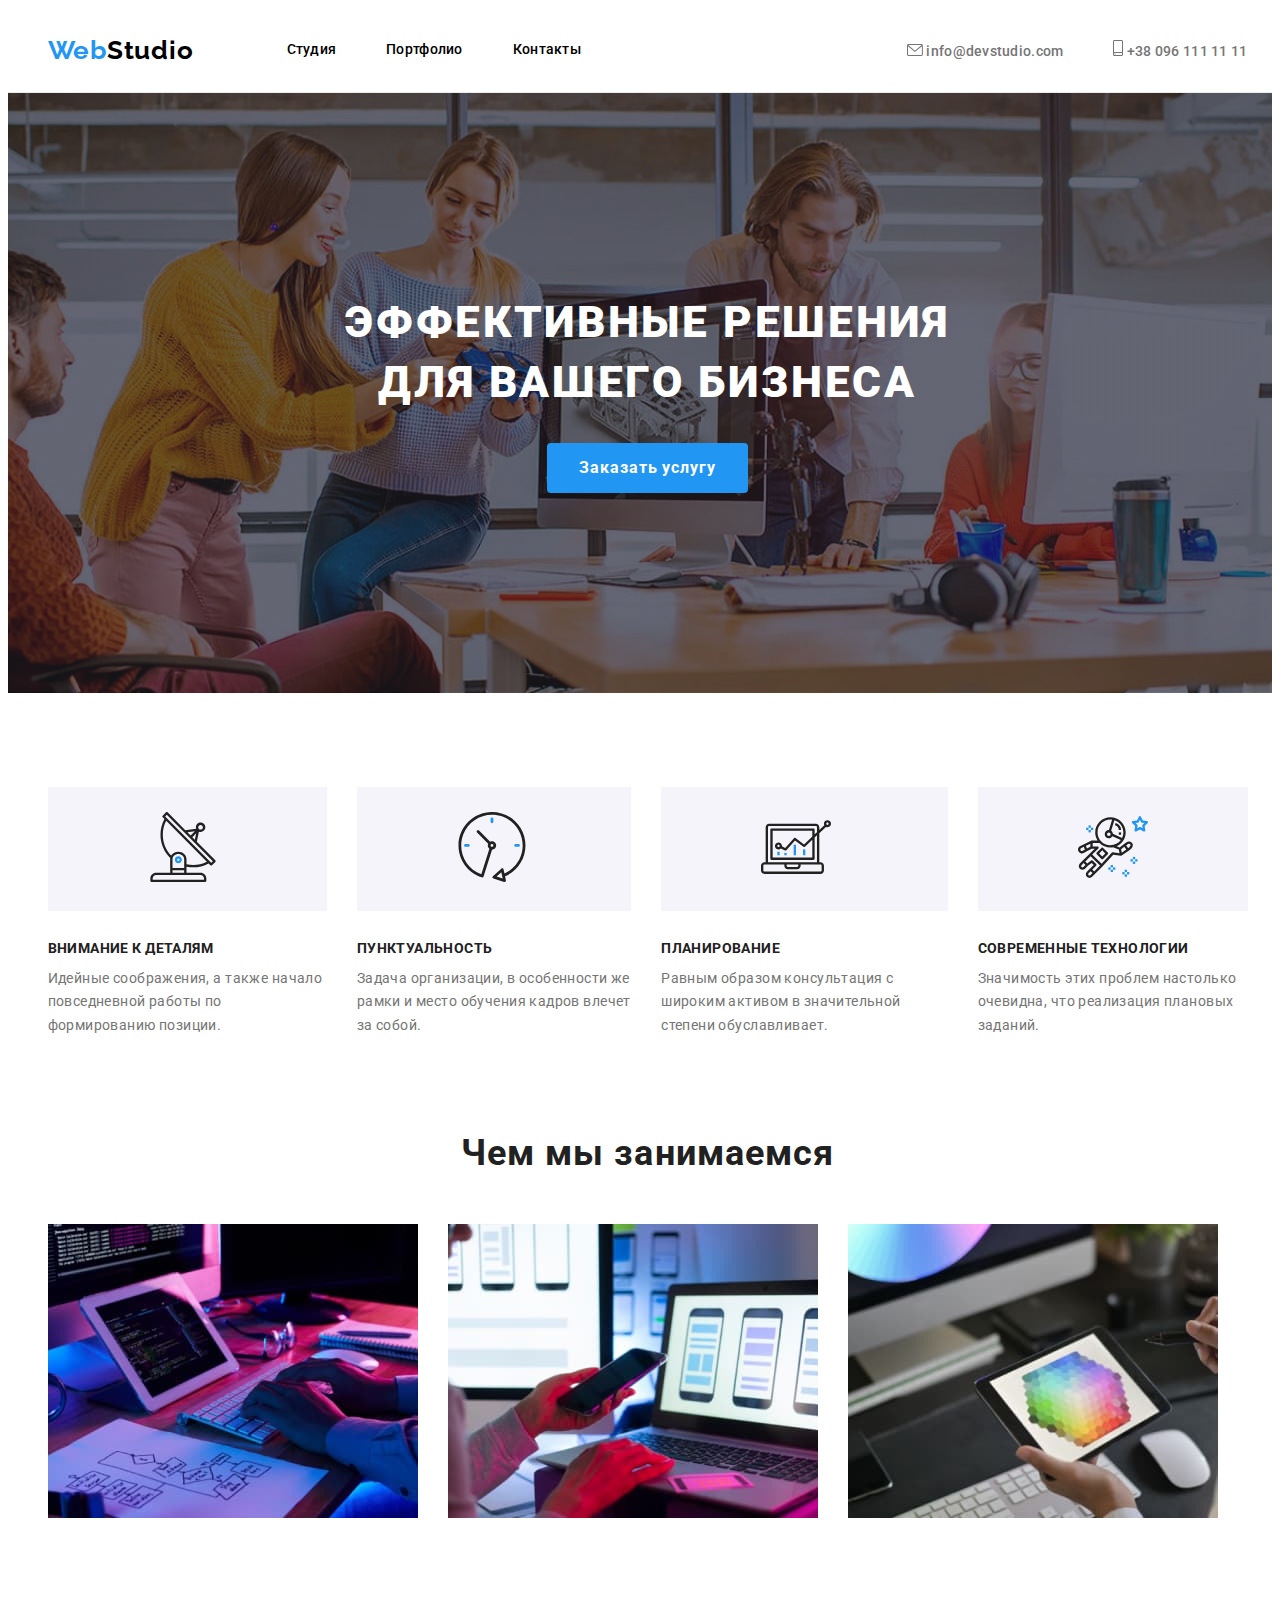
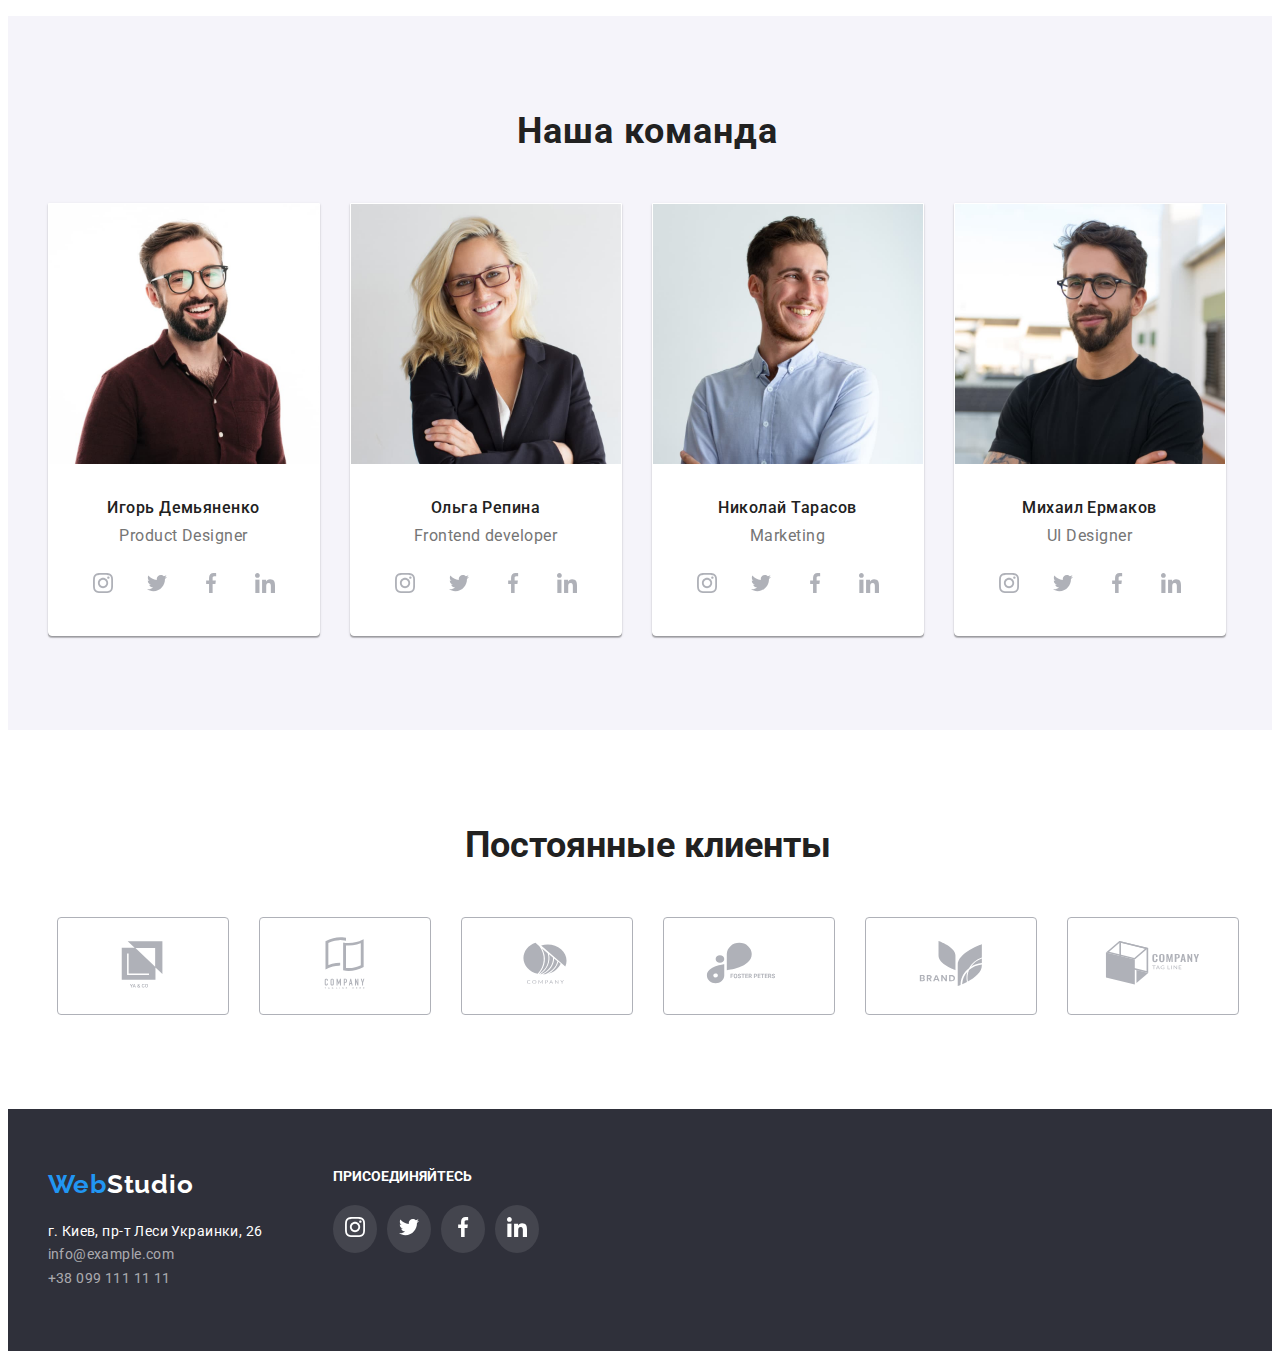
<file: index.html>
<!DOCTYPE html>
<html lang="ru">
  <head>
    <meta charset="UTF-8" />
    <meta http-equiv="X-UA-Compatible" content="IE=edge" />
    <meta name="viewport" content="width=device-width, initial-scale=1.0" />
    <link
      rel="stylesheet"
      href="https://cdnjs.cloudflare.com/ajax/libs/modern-normalize/1.1.0/modern-normalize.min.css"
      integrity="sha512-wpPYUAdjBVSE4KJnH1VR1HeZfpl1ub8YT/NKx4PuQ5NmX2tKuGu6U/JRp5y+Y8XG2tV+wKQpNHVUX03MfMFn9Q=="
      crossorigin="anonymous"
      referrerpolicy="no-referrer"
    />
    <link rel="stylesheet" href="./css/styles.css" />
    <link rel="preconnect" href="https://fonts.googleapis.com" />
    <link rel="preconnect" href="https://fonts.gstatic.com" crossorigin />
    <link
      href="https://fonts.googleapis.com/css2?family=Raleway:wght@700&family=Roboto:wght@400;500;700;900&display=swap"
      rel="stylesheet"
    />
    <title>Студия</title>
  </head>
  <body>
    <!-- Header -->
    <header class="header-section">
      <div class="container header-container">
        <nav class="site-nav">
          <a href="./index.html" lang="en" class="logo logo-link logo-header"
            ><span class="logo-web">Web</span>Studio</a
          >
          <ul class="nav-list">
            <li class="item">
              <a href="./index.html" class="link header-link">Студия</a>
            </li>
            <li class="item">
              <a href="./portfolio.html" class="link header-link">Портфолио</a>
            </li>
            <li class="item">
              <a href="" class="link header-link">Контакты</a>
            </li>
          </ul>
        </nav>
        <ul class="contact-list">
          <li class="item">
            <a href="mailto:info@devstudio.com" class="link header-contacts"
              ><svg class="contacts-icon" width="16px" height="12px">
                <use href="./images/icons.svg#icon-envelope"></use>
              </svg>
              info@devstudio.com</a
            >
          </li>
          <li class="item">
            <a href="tel:+380961111111" class="link header-contacts"
              ><svg class="contacts-icon" width="10px" height="16px">
                <use href="./images/icons.svg#icon-smartphone"></use>
              </svg>
              +38 096 111 11 11</a
            >
          </li>
        </ul>
      </div>
    </header>
    <main>
      <!-- Hero -->
      <section class="hero-section section">
        <div class="container hero-container">
          <h1 class="hero-title">
            Эффективные решения <br />
            для вашего бизнеса
          </h1>
          <button type="button" class="main-btn">Заказать услугу</button>
        </div>
      </section>

      <!-- Advantages -->
      <section class="section">
        <div class="container advantages-container">
          <h2 hidden>Преимущества</h2>
          <ul class="list about-list">
            <li class="item">
              <div class="item-background">
                <svg class="item-icon" width="70px" height="70px">
                  <use href="./images/icons.svg#icon-antenna"></use>
                </svg>
              </div>
              <h3 class="advantages-title">Внимание к деталям</h3>
              <p class="advantages-text">
                Идейные соображения, а также начало повседневной работы по
                формированию позиции.
              </p>
            </li>
            <li class="item">
              <div class="item-background">
                <svg class="item-icon" width="70px" height="70px">
                  <use href="./images/icons.svg#icon-clock"></use>
                </svg>
              </div>
              <h3 class="advantages-title">Пунктуальность</h3>
              <p class="advantages-text">
                Задача организации, в особенности же рамки и место обучения
                кадров влечет за собой.
              </p>
            </li>
            <li class="item">
              <div class="item-background">
                <svg class="item-icon" width="70px" height="70px">
                  <use href="./images/icons.svg#icon-diagram"></use>
                </svg>
              </div>
              <h3 class="advantages-title">Планирование</h3>
              <p class="advantages-text">
                Равным образом консультация с широким активом в значительной
                степени обуславливает.
              </p>
            </li>
            <li class="item">
              <div class="item-background">
                <svg class="item-icon" width="70px" height="70px">
                  <use href="./images/icons.svg#icon-astronaut"></use>
                </svg>
              </div>
              <h3 class="advantages-title">Современные технологии</h3>
              <p class="advantages-text">
                Значимость этих проблем настолько очевидна, что реализация
                плановых заданий.
              </p>
            </li>
          </ul>
        </div>
      </section>

      <!-- Examples -->
      <section class="section examples-section">
        <div class="container">
          <h2 class="examples-title">Чем мы занимаемся</h2>
          <ul class="list examples-list">
            <li class="item">
              <img
                src="./images/box1.jpg"
                alt="Набор текста на планшете"
                width="370"
              />
            </li>
            <li class="item">
              <img
                src="./images/box2.jpg"
                alt="Человек использует ноутбук и мобильный телефон"
                width="370"
              />
            </li>
            <li class="item">
              <img
                src="./images/box3.jpg"
                alt="Человек держит планшет, на котором открыта палитра цветов"
                width="370"
              />
            </li>
          </ul>
        </div>
      </section>

      <!-- Our team -->
      <section class="team-section section">
        <div class="container team-container">
          <h2 class="team-title">Наша команда</h2>
          <ul class="list team-list">
            <li class="item">
              <img
                class="team-img"
                src="./images/img1.jpg"
                alt="Игорь Демьяненко"
                width="270"
              />
              <div class="item-text">
                <h3 class="team-name">Игорь Демьяненко</h3>
                <p class="team-job">Product Designer</p>
              </div>
              <ul class="list social-net-list">
                <li class="item">
                  <a href="" class="link social-net-link">
                    <svg class="social-net" width="20px" height="20px">
                      <use href="./images/icons.svg#icon-instagram"></use>
                    </svg>
                  </a>
                </li>
                <li class="item">
                  <a href="" class="link social-net-link">
                    <svg class="social-net" width="20px" height="20px">
                      <use href="./images/icons.svg#icon-twitter"></use>
                    </svg>
                  </a>
                </li>
                <li class="item">
                  <a href="" class="link social-net-link">
                    <svg class="social-net" width="20px" height="20px">
                      <use href="./images/icons.svg#icon-facebook"></use>
                    </svg>
                  </a>
                </li>
                <li class="item">
                  <a href="" class="link social-net-link">
                    <svg class="social-net" width="20px" height="20px">
                      <use href="./images/icons.svg#icon-linkedin"></use>
                    </svg>
                  </a>
                </li>
              </ul>
            </li>
            <li class="item">
              <img
                class="team-img"
                src="./images/img2.jpg"
                alt="Ольга Репина"
                width="270"
              />
              <div class="item-text">
                <h3 class="team-name">Ольга Репина</h3>
                <p class="team-job">Frontend developer</p>
              </div>
              <ul class="list social-net-list">
                <li class="item">
                  <a href="" class="link social-net-link">
                    <svg class="social-net" width="20px" height="20px">
                      <use href="./images/icons.svg#icon-instagram"></use>
                    </svg>
                  </a>
                </li>
                <li class="item">
                  <a href="" class="link social-net-link">
                    <svg class="social-net" width="20px" height="20px">
                      <use href="./images/icons.svg#icon-twitter"></use>
                    </svg>
                  </a>
                </li>
                <li class="item">
                  <a href="" class="link social-net-link">
                    <svg class="social-net" width="20px" height="20px">
                      <use href="./images/icons.svg#icon-facebook"></use>
                    </svg>
                  </a>
                </li>
                <li class="item">
                  <a href="" class="link social-net-link">
                    <svg class="social-net" width="20px" height="20px">
                      <use href="./images/icons.svg#icon-linkedin"></use>
                    </svg>
                  </a>
                </li>
              </ul>
            </li>
            <li class="item">
              <img
                class="team-img"
                src="./images/img3.jpg"
                alt="Николай Тарасов"
                width="270"
              />
              <div class="item-text">
                <h3 class="team-name">Николай Тарасов</h3>
                <p class="team-job">Marketing</p>
              </div>
              <ul class="list social-net-list">
                <li class="item">
                  <a href="" class="link social-net-link">
                    <svg class="social-net" width="20px" height="20px">
                      <use href="./images/icons.svg#icon-instagram"></use>
                    </svg>
                  </a>
                </li>
                <li class="item">
                  <a href="" class="link social-net-link">
                    <svg class="social-net" width="20px" height="20px">
                      <use href="./images/icons.svg#icon-twitter"></use>
                    </svg>
                  </a>
                </li>
                <li class="item">
                  <a href="" class="link social-net-link">
                    <svg class="social-net" width="20px" height="20px">
                      <use href="./images/icons.svg#icon-facebook"></use>
                    </svg>
                  </a>
                </li>
                <li class="item">
                  <a href="" class="link social-net-link">
                    <svg class="social-net" width="20px" height="20px">
                      <use href="./images/icons.svg#icon-linkedin"></use>
                    </svg>
                  </a>
                </li>
              </ul>
            </li>
            <li class="item">
              <img
                class="team-img"
                src="./images/img4.jpg"
                alt="Михаил Ермаков"
                width="270"
              />
              <div class="item-text">
                <h3 class="team-name">Михаил Ермаков</h3>
                <p class="team-job">UI Designer</p>
              </div>
              <ul class="list social-net-list">
                <li class="item">
                  <a href="" class="link social-net-link">
                    <svg class="social-net" width="20px" height="20px">
                      <use href="./images/icons.svg#icon-instagram"></use>
                    </svg>
                  </a>
                </li>
                <li class="item">
                  <a href="" class="link social-net-link">
                    <svg class="social-net" width="20px" height="20px">
                      <use href="./images/icons.svg#icon-twitter"></use>
                    </svg>
                  </a>
                </li>
                <li class="item">
                  <a href="" class="link social-net-link">
                    <svg class="social-net" width="20px" height="20px">
                      <use href="./images/icons.svg#icon-facebook"></use>
                    </svg>
                  </a>
                </li>
                <li class="item">
                  <a href="" class="link social-net-link">
                    <svg class="social-net" width="20px" height="20px">
                      <use href="./images/icons.svg#icon-linkedin"></use>
                    </svg>
                  </a>
                </li>
              </ul>
            </li>
          </ul>
        </div>
      </section>
    </main>

    <!-- Our clients -->
    <section class="section clients-section">
      <div class="container">
        <h2 class="clients-title">Постоянные клиенты</h2>
        <ul class="list clients-list">
          <li class="item">
            <svg class="clients-icon" width="106px" height="60px">
              <use href="./images/icons.svg#icon-logo1"></use>
            </svg>
          </li>
          <li class="item">
            <svg class="clients-icon" width="106px" height="60px">
              <use href="./images/icons.svg#icon-logo2"></use>
            </svg>
          </li>
          <li class="item">
            <svg class="clients-icon" width="106px" height="60px">
              <use href="./images/icons.svg#icon-logo3"></use>
            </svg>
          </li>
          <li class="item">
            <svg class="clients-icon" width="106px" height="60px">
              <use href="./images/icons.svg#icon-logo4"></use>
            </svg>
          </li>
          <li class="item">
            <svg class="clients-icon" width="106px" height="60px">
              <use href="./images/icons.svg#icon-logo5"></use>
            </svg>
          </li>
          <li class="item">
            <svg class="clients-icon" width="106px" height="60px">
              <use href="./images/icons.svg#icon-logo6"></use>
            </svg>
          </li>
        </ul>
      </div>
    </section>

    <!-- Footer -->
    <footer class="footer-section">
      <div class="container footer-container">
        <div>
          <a href="./index.html" class="logo link logo-footer"
            ><span class="logo-web">Web</span>Studio</a
          >
          <address>
            <div class="footer-address">г. Киев, пр-т Леси Украинки, 26</div>
            <a href="mailto:info@example.com" class="link footer-contacts"
              >info@example.com</a
            ><br />
            <a href="tel:+380991111111" class="link footer-contacts"
              >+38 099 111 11 11</a
            >
          </address>
        </div>
        <div class="footer-social">
          <p class="social-net-pre-text">Присоединяйтесь</p>
          <ul class="list footer-social-net-list">
            <li class="item">
              <a href="" class="link">
                <svg class="footer-social-net" width="20px" height="20px">
                  <use href="./images/icons.svg#icon-instagram"></use>
                </svg>
              </a>
            </li>
            <li class="item">
              <a href="" class="link">
                <svg class="footer-social-net" width="20px" height="20px">
                  <use href="./images/icons.svg#icon-twitter"></use>
                </svg>
              </a>
            </li>
            <li class="item">
              <a href="" class="link">
                <svg class="footer-social-net" width="20px" height="20px">
                  <use href="./images/icons.svg#icon-facebook"></use>
                </svg>
              </a>
            </li>
            <li class="item">
              <a href="" class="link">
                <svg class="footer-social-net" width="20px" height="20px">
                  <use href="./images/icons.svg#icon-linkedin"></use>
                </svg>
              </a>
            </li>
          </ul>
        </div>
      </div>
    </footer>
  </body>
</html>
</file>
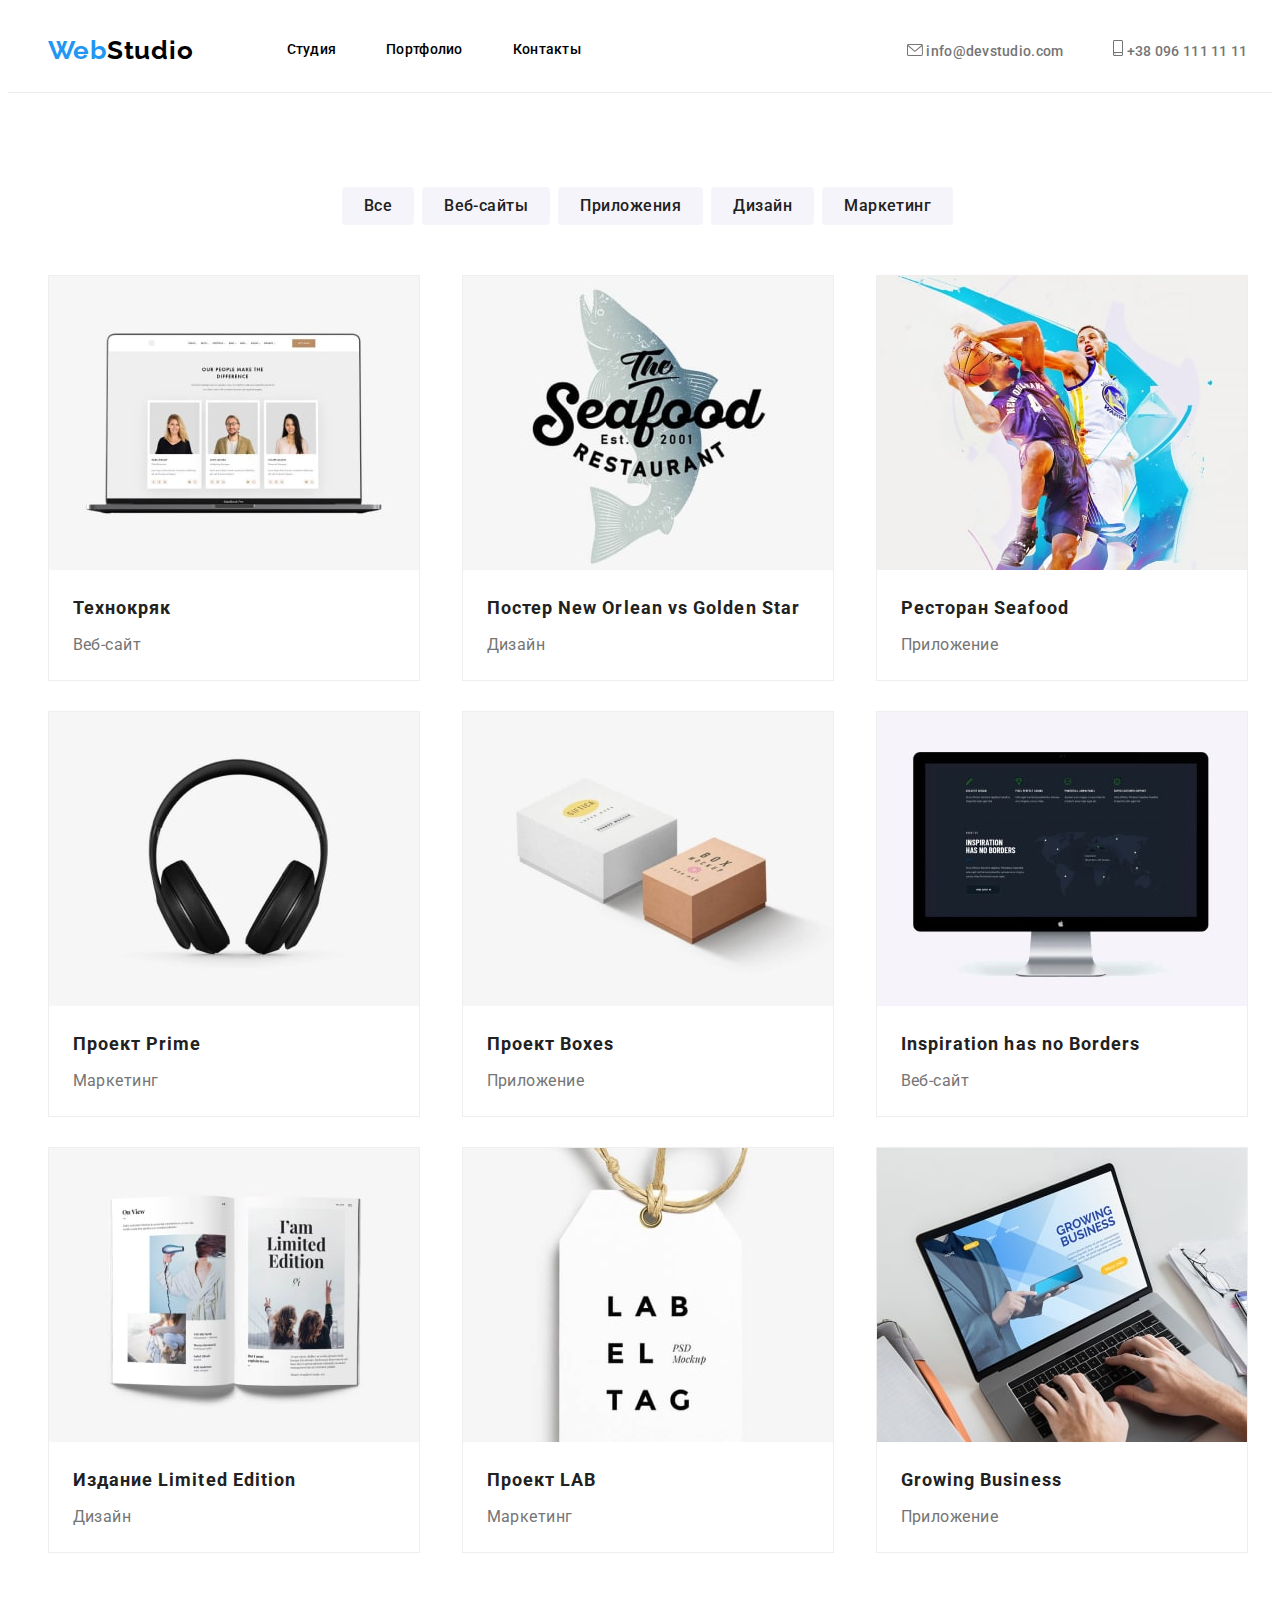
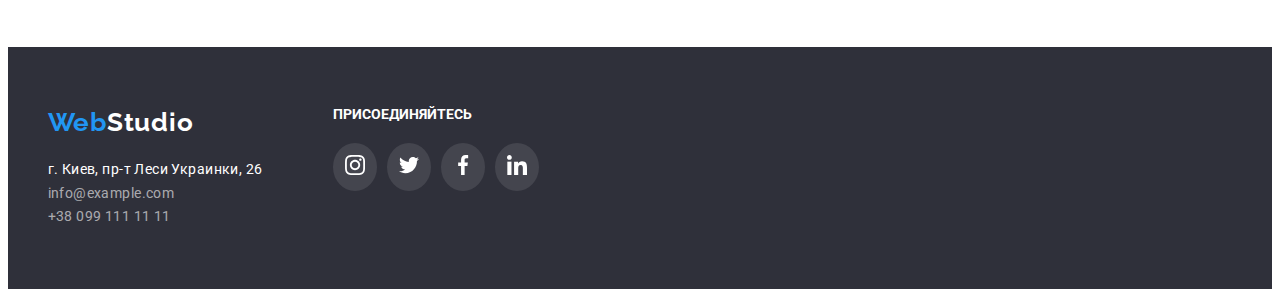
<file: portfolio.html>
<!DOCTYPE html>
<html lang="ru">
  <head>
    <meta charset="UTF-8" />
    <meta http-equiv="X-UA-Compatible" content="IE=edge" />
    <meta name="viewport" content="width=device-width, initial-scale=1.0" />
    <link
      rel="stylesheet"
      href="https://cdnjs.cloudflare.com/ajax/libs/modern-normalize/1.1.0/modern-normalize.min.css"
      integrity="sha512-wpPYUAdjBVSE4KJnH1VR1HeZfpl1ub8YT/NKx4PuQ5NmX2tKuGu6U/JRp5y+Y8XG2tV+wKQpNHVUX03MfMFn9Q=="
      crossorigin="anonymous"
      referrerpolicy="no-referrer"
    />
    <link rel="stylesheet" href="./css/styles.css" />
    <link rel="preconnect" href="https://fonts.googleapis.com" />
    <link rel="preconnect" href="https://fonts.gstatic.com" crossorigin />
    <link
      href="https://fonts.googleapis.com/css2?family=Raleway:wght@700&family=Roboto:wght@400;500;700;900&display=swap"
      rel="stylesheet"
    />
    <title>Портфолио</title>
  </head>
  <body>
    <!-- Header -->
    <header class="header-section">
      <div class="container header-container">
        <nav class="site-nav">
          <a href="./index.html" lang="en" class="logo logo-link logo-header"
            ><span class="logo-web">Web</span>Studio</a
          >
          <ul class="nav-list">
            <li class="item">
              <a href="./index.html" class="link header-link">Студия</a>
            </li>
            <li class="item">
              <a href="./portfolio.html" class="link header-link">Портфолио</a>
            </li>
            <li class="item">
              <a href="" class="link header-link">Контакты</a>
            </li>
          </ul>
        </nav>
        <ul class="contact-list">
          <li class="item">
            <a href="mailto:info@devstudio.com" class="link header-contacts"
              ><svg class="contacts-icon" width="16px" height="12px">
                <use href="./images/symbol-defs.svg#icon-envelope"></use>
              </svg>
              info@devstudio.com</a
            >
          </li>
          <li class="item">
            <a href="tel:+380961111111" class="link header-contacts"
              ><svg class="contacts-icon" width="10px" height="16px">
                <use href="./images/symbol-defs.svg#icon-smartphone"></use>
              </svg>
              +38 096 111 11 11</a
            >
          </li>
        </ul>
      </div>
    </header>
    <main>
      <!-- Works -->
      <h1 hidden>Наши работы</h1>
      <section class="projects section">
        <div class="container">
          <ul class="list button-list">
            <li class="item">
              <button type="button" class="projects-btn">Все</button>
            </li>
            <li class="item">
              <button type="button" class="projects-btn">Веб-сайты</button>
            </li>
            <li class="item">
              <button type="button" class="projects-btn">Приложения</button>
            </li>
            <li class="item">
              <button type="button" class="projects-btn">Дизайн</button>
            </li>
            <li class="item">
              <button type="button" class="projects-btn">Маркетинг</button>
            </li>
          </ul>
          <ul class="list projects-list">
            <li class="item">
              <img
                class="projects-img"
                src="./images/port1.jpg"
                alt="Технокряк"
                width="370"
              />
              <h2 class="projects-title">Технокряк</h2>
              <p class="projects-description">Веб-сайт</p>
            </li>
            <li class="item">
              <img
                class="projects-img"
                src="images/port2.jpg"
                alt="Постер"
                width="370"
              />
              <h2 class="projects-title">Постер New Orlean vs Golden Star</h2>
              <p class="projects-description">Дизайн</p>
            </li>
            <li class="item">
              <img
                class="projects-img"
                src="./images/port3.jpg"
                alt="Приложение"
                width="370"
              />
              <h2 class="projects-title">Ресторан Seafood</h2>
              <p class="projects-description">Приложение</p>
            </li>
            <li class="item">
              <img
                class="projects-img"
                src="./images/port4.jpg"
                alt="Проект"
                width="370"
              />
              <h2 class="projects-title">Проект Prime</h2>
              <p class="projects-description">Маркетинг</p>
            </li>
            <li class="item">
              <img
                class="projects-img"
                src="./images/port5.jpg"
                alt="Приложение"
                width="370"
              />
              <h2 class="projects-title">Проект Boxes</h2>
              <p class="projects-description">Приложение</p>
            </li>
            <li class="item">
              <img
                class="projects-img"
                src="./images/port6.jpg"
                alt="Веб-сайт"
                width="370"
              />
              <h2 class="projects-title">Inspiration has no Borders</h2>
              <p class="projects-description">Веб-сайт</p>
            </li>
            <li class="item">
              <img
                class="projects-img"
                src="./images/port7.jpg"
                alt="Дизайн"
                width="370"
              />
              <h2 class="projects-title">Издание Limited Edition</h2>
              <p class="projects-description">Дизайн</p>
            </li>
            <li class="item">
              <img
                class="projects-img"
                src="./images/port8.jpg"
                alt="Проект"
                width="370"
              />
              <h2 class="projects-title">Проект LAB</h2>
              <p class="projects-description">Маркетинг</p>
            </li>
            <li class="item">
              <img
                class="projects-img"
                src="./images/port9.jpg"
                alt="Приложение"
                width="370"
              />
              <h2 class="projects-title">Growing Business</h2>
              <p class="projects-description">Приложение</p>
            </li>
          </ul>
        </div>
      </section>
    </main>

    <!-- Footer -->
    <footer class="footer-section">
      <div class="container footer-container">
        <div>
          <a href="./index.html" class="logo link logo-footer"
            ><span class="logo-web">Web</span>Studio</a
          >
          <address>
            <div class="footer-address">г. Киев, пр-т Леси Украинки, 26</div>
            <a href="mailto:info@example.com" class="link footer-contacts"
              >info@example.com</a
            ><br />
            <a href="tel:+380991111111" class="link footer-contacts"
              >+38 099 111 11 11</a
            >
          </address>
        </div>
        <div class="footer-social">
          <p class="social-net-pre-text">Присоединяйтесь</p>
          <ul class="list footer-social-net-list">
            <li class="item">
              <a href="" class="link">
                <svg class="footer-social-net" width="20px" height="20px">
                  <use href="./images/icons.svg#icon-instagram"></use>
                </svg>
              </a>
            </li>
            <li class="item">
              <a href="" class="link">
                <svg class="footer-social-net" width="20px" height="20px">
                  <use href="./images/icons.svg#icon-twitter"></use>
                </svg>
              </a>
            </li>
            <li class="item">
              <a href="" class="link">
                <svg class="footer-social-net" width="20px" height="20px">
                  <use href="./images/icons.svg#icon-facebook"></use>
                </svg>
              </a>
            </li>
            <li class="item">
              <a href="" class="link">
                <svg class="footer-social-net" width="20px" height="20px">
                  <use href="./images/icons.svg#icon-linkedin"></use>
                </svg>
              </a>
            </li>
          </ul>
        </div>
      </div>
    </footer>
  </body>
</html>
</file>
<file: css/styles.css>
:root {
  --accent-color: #2196f3;
  --secondary-title-color: #212121;
  --main-title-color: #ffffff;
  --main-text-color: #757575;
  --button-color: #f5f4fa;
}
.list,
.contact-list,
.nav-list {
  list-style: none;
}
.link,
.logo-link {
  text-decoration: none;
}
h1,
h2,
h3,
h4,
h5,
h6,
p {
  margin-top: 0;
  margin-bottom: 0;
}
ul {
  margin-top: 0;
  margin-bottom: 0;
  padding-left: 0;
  padding-right: 0;
}
body {
  font-family: "Roboto", "BlinkMacSystemFont", "Segoe UI", "Ubuntu", "Open Sans",
    sans-serif;
  background-color: #ffffff;
}
.logo {
  font-family: "Raleway";
  font-weight: 700;
  font-size: 26px;
  line-height: 1.19;
  letter-spacing: 0.03em;
}
.logo-web {
  color: #2196f3;
}
.logo-header {
  color: #000000;
  margin-right: 93px;
}
.logo-footer {
  color: #ffffff;
}
.section {
  padding-bottom: 94px;
  padding-top: 94px;
}
.container {
  width: 1200px;
  padding-left: 15px;
  padding-left: 15px;
  margin: 0 auto;
}

/* Header */
.header-section {
  background-color: #ffffff;
  border-bottom: 1px solid #ececec;
}
.header-section .container {
  display: flex;
}
.site-nav .item:not(:last-child) {
  margin-right: 50px;
}
.site-nav {
  display: flex;
  align-items: center;
}
.site-nav .link {
  display: block;
  padding-top: 32px;
  padding-bottom: 32px;
}
.nav-list {
  display: flex;
}
.nav-list:not(:last-child) {
  margin-right: 50px;
}
.contact-list {
  display: flex;
  align-items: center;
  margin-left: auto;
}
.contact-list .item + .item {
  margin-left: 50px;
}
.contact-list .item {
  display: block;
  padding-top: 32px;
  padding-bottom: 32px;
}
.contacts-icon {
  fill: currentColor;
}
.header-link {
  color: var(--first-title-color);
  font-weight: 500;
  font-size: 14px;
  line-height: 1.14;
  letter-spacing: 0.02em;
}
.header-link:hover,
.header-link:focus,
.contacts-icon:hover,
.contacts-icon:focus {
  color: var(--accent-color);
}
.header-contacts {
  font-weight: 500;
  font-size: 14px;
  line-height: 1.14;
  letter-spacing: 0.02em;
  color: var(--main-text-color);
}
.header-contacts:hover,
.header-contacts:focus {
  color: var(--accent-color);
}

/* Hero */
.hero-section {
  background-color: #2f303a;
  background-image: linear-gradient(
      rgba(47, 48, 58, 0.4),
      rgba(47, 48, 58, 0.4)
    ),
    url("../images/main-background.jpg");
  background-repeat: no-repeat;
  background-position: center;
  background-size: 1600px;
  padding-top: 200px;
  padding-bottom: 200px;
}
.hero-title {
  font-weight: 900;
  font-size: 44px;
  line-height: 1.36;
  text-align: center;
  letter-spacing: 0.06em;
  text-transform: uppercase;
  color: var(--main-title-color);
}
.main-btn {
  display: flex;
  align-items: center;
  justify-content: center;
  border-radius: 4px;
  border: none;
  padding-top: 10px;
  padding-bottom: 10px;
  padding-left: 32px;
  padding-right: 32px;
  font-family: inherit;
  font-weight: 700;
  font-size: 16px;
  line-height: 1.87;
  text-align: center;
  letter-spacing: 0.06em;
  color: #ffffff;
  background-color: #2196f3;
  cursor: pointer;
  margin: auto;
  margin-top: 30px;
}

/* Advantages */
.advantages-title {
  font-weight: 700;
  font-size: 14px;
  line-height: 1.14;
  letter-spacing: 0.03em;
  text-transform: uppercase;
  color: var(--secondary-title-color);
  margin-top: 30px;
}
.advantages-text {
  font-size: 14px;
  line-height: 1.71;
  letter-spacing: 0.03em;
  color: var(--main-text-color);
  margin-top: 10px;
}
.item-background {
  background-color: #f5f4fa;
  background-size: 270px 120px;
  padding: 25px 100px;
}
.about-list {
  display: flex;
}
.about-list .item:not(:last-child) {
  margin-right: 30px;
}

/* Examples */
.examples-section {
  padding-top: 0;
  margin-top: 0;
}
.examples-title,
.team-title {
  font-weight: 700;
  font-size: 36px;
  line-height: 1.17;
  text-align: center;
  letter-spacing: 0.03em;
  color: var(--secondary-title-color);
}
.examples-list {
  display: flex;
  margin-top: 50px;
}
.examples-list .item:not(:last-child) {
  margin-right: 30px;
}

/* Our team */
.team-section {
  background-color: #f5f4fa;
}
.team-list {
  display: flex;
  margin-top: 50px;
}
.team-list > .item:not(:last-child) {
  margin-right: 30px;
}
.team-list > .item {
  background-color: #ffffff;
  border: 1px solid #ffffff;
  border-bottom-left-radius: 4px;
  border-bottom-right-radius: 4px;
  box-shadow: 0px 2px 1px rgba(0, 0, 0, 0.2), 0px 1px 1px rgba(0, 0, 0, 0.14),
    0px 1px 3px rgba(0, 0, 0, 0.12);
}
.team-name {
  font-weight: 500;
  font-size: 16px;
  line-height: 1.19;
  text-align: center;
  letter-spacing: 0.03em;
  color: var(--secondary-title-color);
  padding-top: 30px;
}
.team-job {
  font-size: 16px;
  line-height: 1.18;
  text-align: center;
  letter-spacing: 0.03em;
  color: var(--main-text-color);
  padding-top: 10px;
  padding-bottom: 16px;
}
.social-net-list {
  display: flex;
  justify-content: center;
  padding-left: 32px;
  padding-right: 32px;
  padding-bottom: 30px;
}
.social-net-list > .item:not(:last-child) {
  margin-right: 10px;
}
.social-net {
  fill: #afb1b8;
}
.social-net:hover,
.social-net:focus {
  fill: #ffffff;
}
.social-net-link {
  width: 44px;
  height: 44px;
  display: flex;
  justify-content: center;
  align-items: center;
  border-radius: 50%;
}
.social-net-link:hover,
.social-net-link:focus {
  background-color: var(--accent-color);
}

/* Our clients */
.clients-title {
  font-style: 700;
  font-size: 36px;
  line-height: 1.17;
  text-align: center;
  letter-spacing: 3%;
  color: var(--secondary-title-color);
}
.clients-list {
  display: flex;
  justify-content: center;
  margin-top: 50px;
}
.clients-list > .item {
  border: 1px solid #afb1b8;
  border-radius: 4px;
  padding: 16px 32px;
}
.clients-list > .item:not(:last-child) {
  margin-right: 30px;
}
.clients-icon {
  fill: #afb1b8;
}
.clients-list > .item:hover,
.clients-list > .item:focus {
  border: 1px solid var(--accent-color);
}
.clients-icon:hover,
.clients-icon:focus {
  fill: var(--accent-color);
  cursor: pointer;
}

/* Footer */
.footer-section {
  background-color: #2f303a;
}
.logo-footer {
  display: block;
  margin-bottom: 20px;
}
.footer-container {
  padding-top: 60px;
  padding-bottom: 60px;
  display: flex;
}
.footer-contacts {
  font-style: normal;
  font-size: 14px;
  line-height: 1.71;
  letter-spacing: 0.03em;
  color: rgba(255, 255, 255, 0.6);
  margin-top: 9px;
}
.footer-address {
  font-style: normal;
  font-size: 14px;
  line-height: 1.71;
  letter-spacing: 0.03em;
  color: #ffffff;
}
.social-net-pre-text {
  font-weight: 700;
  color: #ffffff;
  font-size: 14px;
  line-height: 1.14;
  text-transform: uppercase;
  letter-spacing: 3%;
}
.footer-social {
  margin-left: 70px;
}
.footer-social-net-list {
  display: flex;
  justify-content: center;
  margin-top: 20px;
}
.footer-social-net-list > .item:not(:last-child) {
  margin-right: 10px;
}
.footer-social-net {
  fill: #ffffff;
}
.footer-social-net-list > .item > .link {
  background-color: rgba(255, 255, 255, 0.1);
  padding: 12px;
  max-width: 44px;
  max-height: 44px;
  display: block;
  border-radius: 50%;
}
.footer-social-net-list > .item > .link:hover,
.footer-social-net-list > .item > .link:focus {
  background-color: var(--accent-color);
}

/* Main section in portfolio */
.projects-btn {
  display: inline-block;
  font-family: inherit;
  font-weight: 500;
  font-size: 16px;
  line-height: 1.62;
  text-align: center;
  letter-spacing: 0.03em;
  color: #212121;
  background-color: var(--button-color);
  cursor: pointer;
  border-radius: 4px;
  border: none;
  padding: 6px 22px;
}
.projects-btn:hover,
.projects-btn:focus {
  background-color: var(--accent-color);
  color: #ffffff;
  box-shadow: 0px 2px 2px rgba(0, 0, 0, 0.12), 0px 1px 2px rgba(0, 0, 0, 0.08),
    0px 3px 1px rgba(0, 0, 0, 0.1);
}
.button-list {
  display: flex;
  justify-content: center;
  margin-bottom: 50px;
}
.button-list .item:not(:last-child) {
  margin-right: 8px;
}
.projects-list {
  display: flex;
  flex-wrap: wrap;
  justify-content: space-between;
}
.projects-list .item .projects-img {
  display: block;
}
.projects-list .item {
  border: 1px solid #eeeeee;
}
.projects-list .item:hover,
.projects-list .item:focus {
  box-shadow: 1px 4px 6px rgba(0, 0, 0, 0.16), 0px 4px 4px rgba(0, 0, 0, 0.06),
    0px 1px 1px rgba(0, 0, 0, 0.12);
  cursor: pointer;
}
.projects-list .item:nth-child(-n + 6) {
  margin-bottom: 30px;
}
.projects-title {
  font-weight: 700;
  font-size: 18px;
  line-height: 2;
  letter-spacing: 0.06em;
  color: var(--secondary-title-color);
  padding-top: 20px;
  padding-bottom: 4px;
  padding-left: 24px;
}
.projects-description {
  font-size: 16px;
  line-height: 1.87;
  letter-spacing: 0.03em;
  color: var(--main-text-color);
  padding-bottom: 20px;
  padding-left: 24px;
}
</file>
